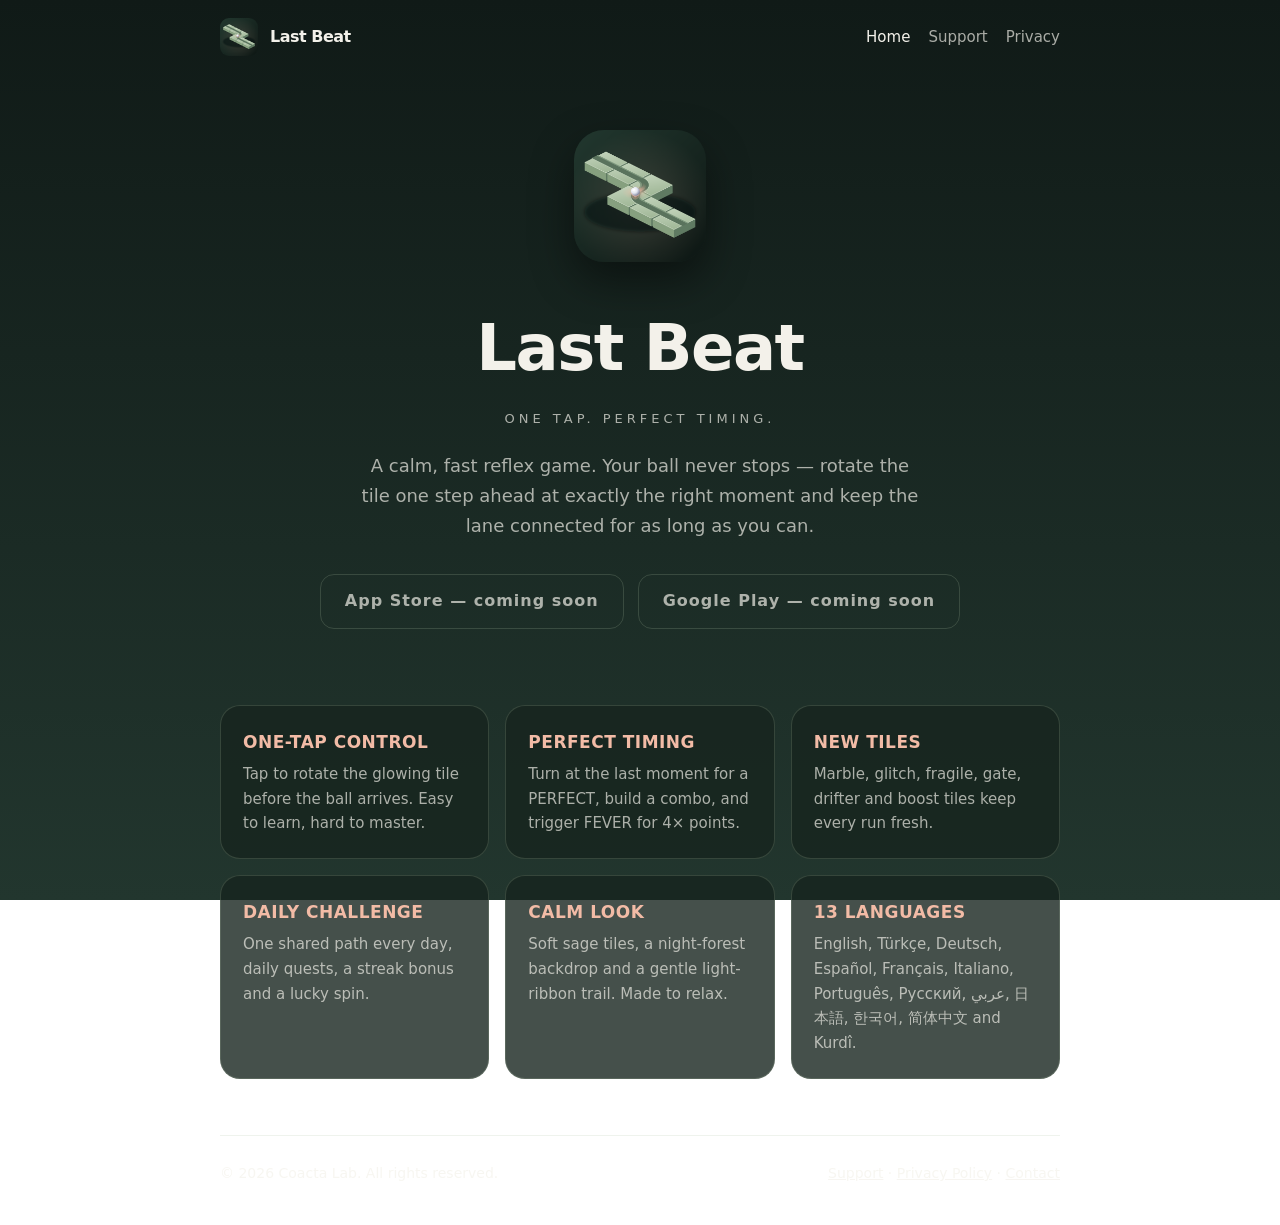
<file: index.html>
<!doctype html>
<html lang="en">
<head>
<meta charset="utf-8">
<meta name="viewport" content="width=device-width, initial-scale=1">
<title>Last Beat - One tap. Perfect timing.</title>
<meta name="description" content="Last Beat is a calm one-tap reflex game: rotate the tile ahead at the perfect moment and keep the ball rolling.">
<meta name="theme-color" content="#101a17">
<meta property="og:title" content="Last Beat - One tap. Perfect timing.">
<meta property="og:description" content="Last Beat is a calm one-tap reflex game: rotate the tile ahead at the perfect moment and keep the ball rolling.">
<meta property="og:image" content="https://kadirkran.github.io/lastbeatsite/assets/icon-512.png">
<link rel="icon" href="assets/favicon.png">
<link rel="apple-touch-icon" href="assets/apple-touch-icon.png">
<link rel="stylesheet" href="style.css">
</head>
<body>
<div class="wrap">
<header class="site">
  <a class="brand" href="index.html"><img src="assets/favicon.png" alt="">Last Beat</a>
  <nav><a href="index.html" aria-current="page">Home</a><a href="support.html">Support</a><a href="privacy.html">Privacy</a></nav>
</header>

<main>
  <section class="hero">
    <img class="icon" src="assets/icon-512.png" alt="Last Beat app icon">
    <h1>Last Beat</h1>
    <div class="tag">One tap. Perfect timing.</div>
    <p class="lead">A calm, fast reflex game. Your ball never stops &mdash; rotate the tile one step ahead
    at exactly the right moment and keep the lane connected for as long as you can.</p>
    <div class="badges">
      <span class="badge soon">App Store &mdash; coming soon</span>
      <span class="badge soon">Google Play &mdash; coming soon</span>
    </div>
  </section>

  <section class="grid" aria-label="Features">
    <div class="card"><h3>ONE-TAP CONTROL</h3><p>Tap to rotate the glowing tile before the ball arrives. Easy to learn, hard to master.</p></div>
    <div class="card"><h3>PERFECT TIMING</h3><p>Turn at the last moment for a PERFECT, build a combo, and trigger FEVER for 4&times; points.</p></div>
    <div class="card"><h3>NEW TILES</h3><p>Marble, glitch, fragile, gate, drifter and boost tiles keep every run fresh.</p></div>
    <div class="card"><h3>DAILY CHALLENGE</h3><p>One shared path every day, daily quests, a streak bonus and a lucky spin.</p></div>
    <div class="card"><h3>CALM LOOK</h3><p>Soft sage tiles, a night-forest backdrop and a gentle light-ribbon trail. Made to relax.</p></div>
    <div class="card"><h3>13 LANGUAGES</h3><p>English, T&uuml;rk&ccedil;e, Deutsch, Espa&ntilde;ol, Fran&ccedil;ais, Italiano, Portugu&ecirc;s, &#1056;&#1091;&#1089;&#1089;&#1082;&#1080;&#1081;, &#1593;&#1585;&#1576;&#1610;, &#26085;&#26412;&#35486;, &#54620;&#44397;&#50612;, &#31616;&#20307;&#20013;&#25991; and Kurd&icirc;.</p></div>
  </section>
</main>

<footer class="site">
  <span>&copy; 2026 Coacta Lab. All rights reserved.</span>
  <span><a href="support.html">Support</a> &middot; <a href="privacy.html">Privacy Policy</a> &middot; <a href="mailto:contact@coactalab.com">Contact</a></span>
</footer>
</div>
</body>
</html>
</file>
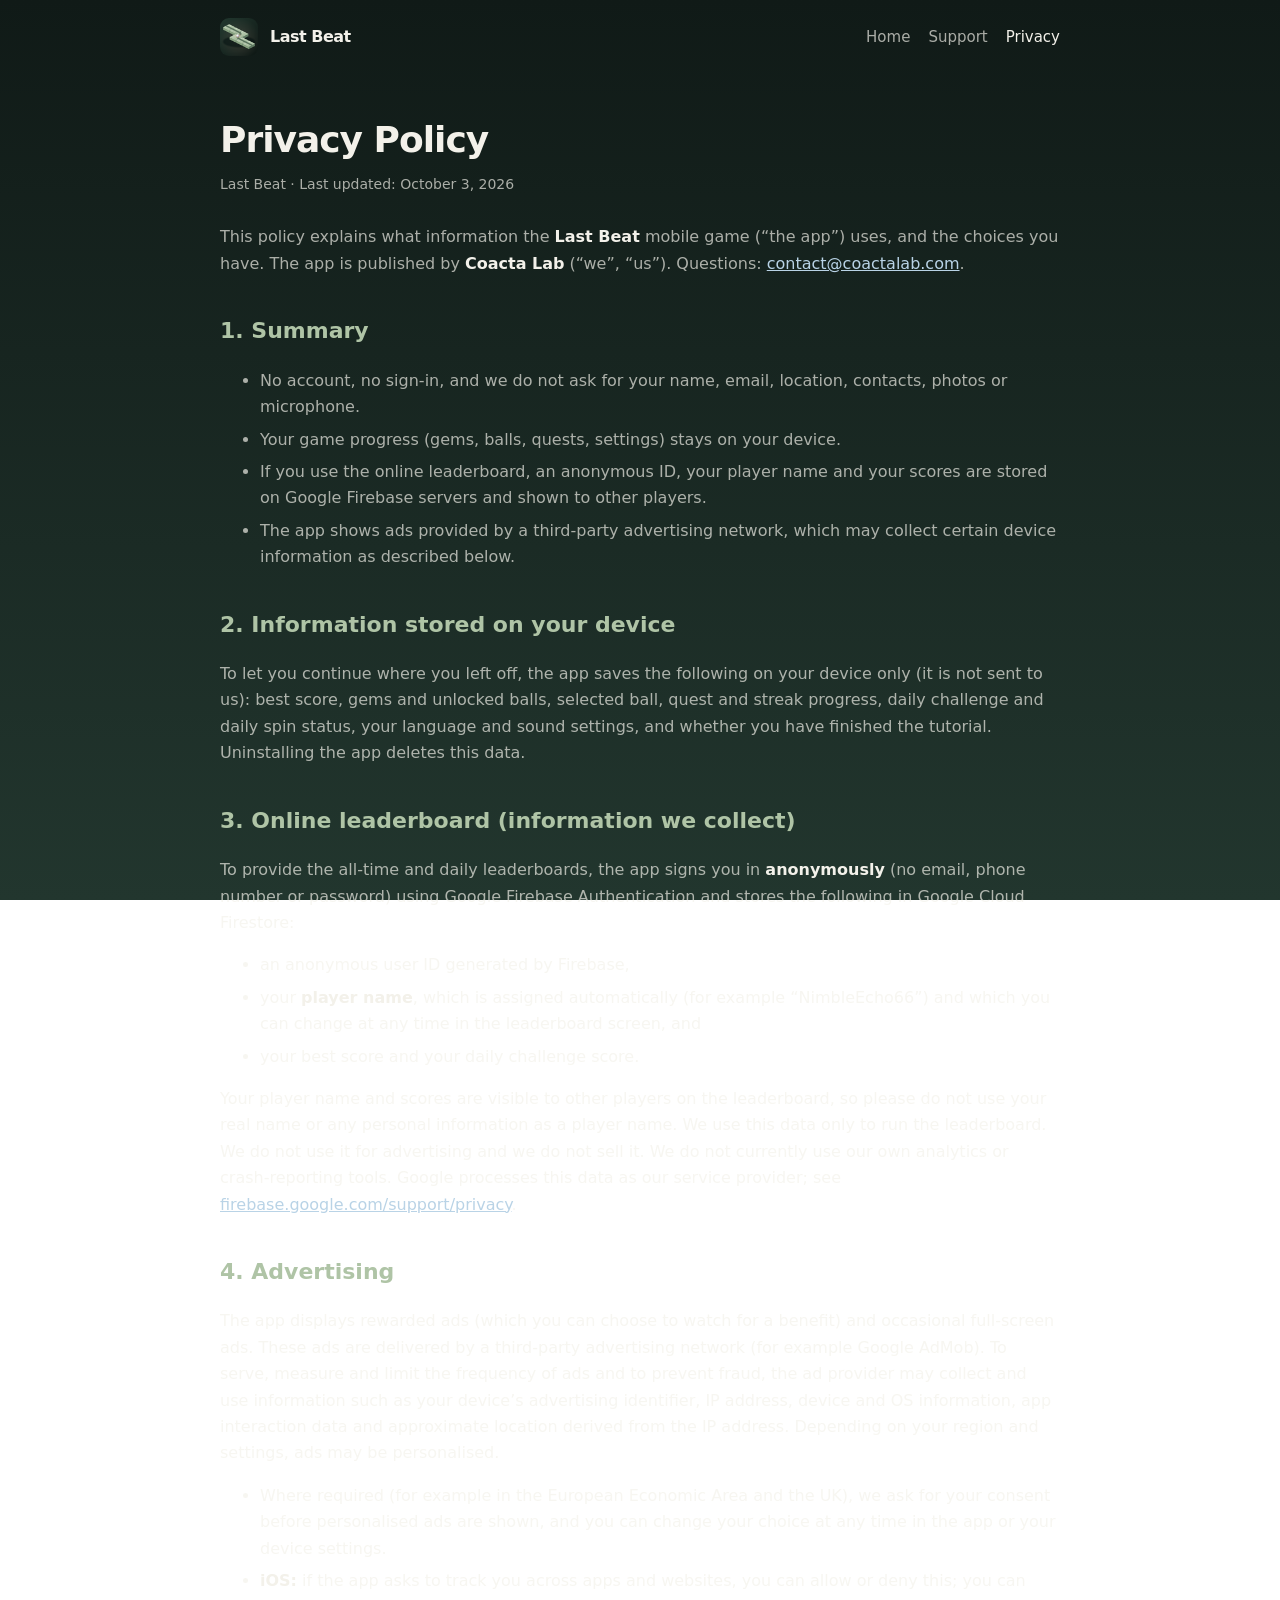
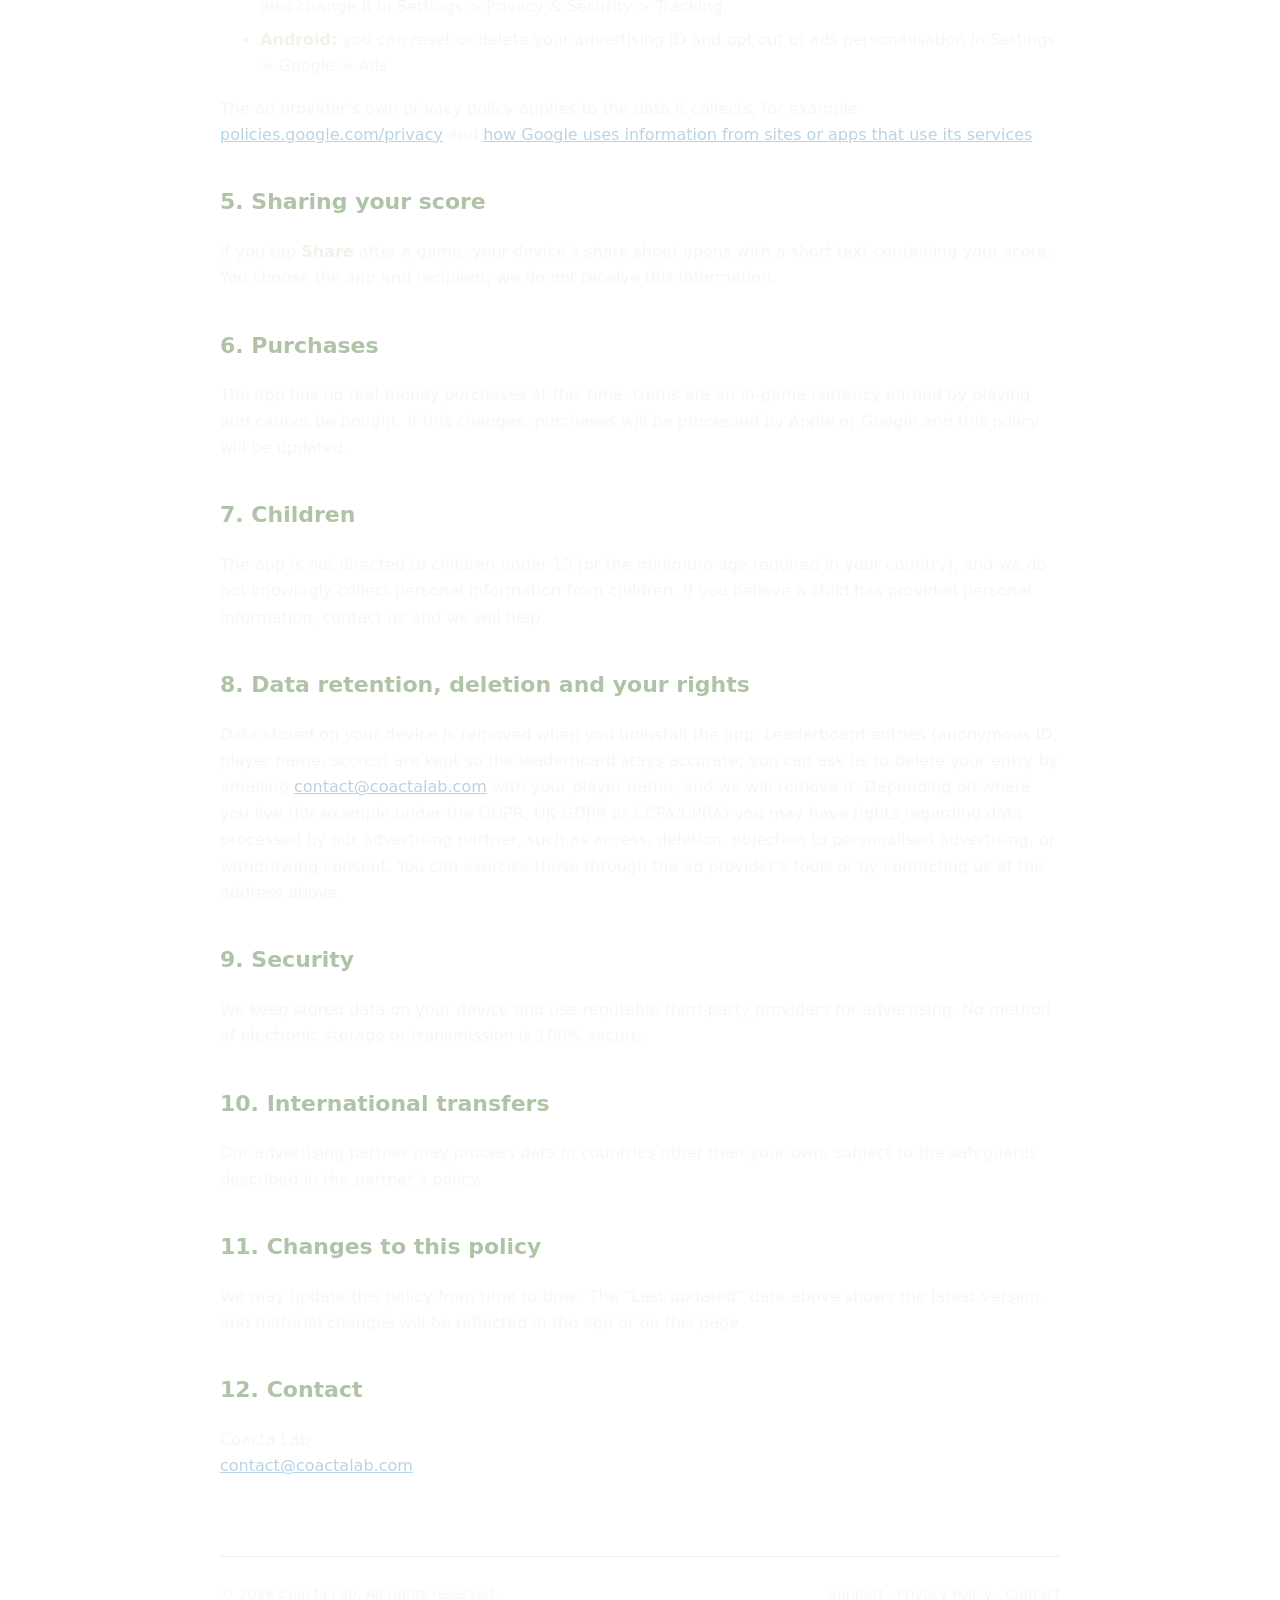
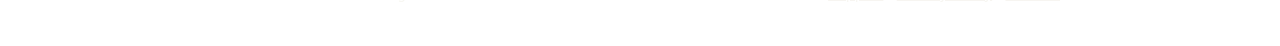
<file: privacy.html>
<!doctype html>
<html lang="en">
<head>
<meta charset="utf-8">
<meta name="viewport" content="width=device-width, initial-scale=1">
<title>Last Beat Privacy Policy</title>
<meta name="description" content="How Last Beat handles data: on-device progress and third-party advertising.">
<meta name="theme-color" content="#101a17">
<meta property="og:title" content="Last Beat Privacy Policy">
<meta property="og:description" content="How Last Beat handles data: on-device progress and third-party advertising.">
<meta property="og:image" content="https://kadirkran.github.io/lastbeatsite/assets/icon-512.png">
<link rel="icon" href="assets/favicon.png">
<link rel="apple-touch-icon" href="assets/apple-touch-icon.png">
<link rel="stylesheet" href="style.css">
</head>
<body>
<div class="wrap">
<header class="site">
  <a class="brand" href="index.html"><img src="assets/favicon.png" alt="">Last Beat</a>
  <nav><a href="index.html">Home</a><a href="support.html">Support</a><a href="privacy.html" aria-current="page">Privacy</a></nav>
</header>

<main class="doc">
  <h1>Privacy Policy</h1>
  <div class="meta">Last Beat &middot; Last updated: October 3, 2026</div>

  <p>This policy explains what information the <strong>Last Beat</strong> mobile game (&ldquo;the app&rdquo;) uses,
  and the choices you have. The app is published by <strong>Coacta Lab</strong> (&ldquo;we&rdquo;, &ldquo;us&rdquo;).
  Questions: <a href="mailto:contact@coactalab.com">contact@coactalab.com</a>.</p>

  <h2>1. Summary</h2>
  <ul>
    <li>No account, no sign-in, and we do not ask for your name, email, location, contacts, photos or microphone.</li>
    <li>Your game progress (gems, balls, quests, settings) stays on your device.</li>
    <li>If you use the online leaderboard, an anonymous ID, your player name and your scores are stored on Google Firebase servers and shown to other players.</li>
    <li>The app shows ads provided by a third-party advertising network, which may collect certain device information as described below.</li>
  </ul>

  <h2>2. Information stored on your device</h2>
  <p>To let you continue where you left off, the app saves the following on your device only (it is not sent to us):
  best score, gems and unlocked balls, selected ball, quest and streak progress, daily challenge and daily spin status,
  your language and sound settings, and whether you have finished the tutorial. Uninstalling the app deletes this data.</p>

  <h2>3. Online leaderboard (information we collect)</h2>
  <p>To provide the all-time and daily leaderboards, the app signs you in <strong>anonymously</strong> (no email, phone number or password)
  using Google Firebase Authentication and stores the following in Google Cloud Firestore:</p>
  <ul>
    <li>an anonymous user ID generated by Firebase,</li>
    <li>your <strong>player name</strong>, which is assigned automatically (for example &ldquo;NimbleEcho66&rdquo;) and which you can change at any time in the leaderboard screen, and</li>
    <li>your best score and your daily challenge score.</li>
  </ul>
  <p>Your player name and scores are visible to other players on the leaderboard, so please do not use your real name or any personal information as a player name.
  We use this data only to run the leaderboard. We do not use it for advertising and we do not sell it. We do not currently use our own analytics or crash-reporting tools.
  Google processes this data as our service provider; see <a href="https://firebase.google.com/support/privacy">firebase.google.com/support/privacy</a>.</p>

  <h2>4. Advertising</h2>
  <p>The app displays rewarded ads (which you can choose to watch for a benefit) and occasional full-screen ads.
  These ads are delivered by a third-party advertising network (for example Google AdMob).
  To serve, measure and limit the frequency of ads and to prevent fraud, the ad provider may collect and use
  information such as your device&rsquo;s advertising identifier, IP address, device and OS information,
  app interaction data and approximate location derived from the IP address. Depending on your region and settings,
  ads may be personalised.</p>
  <ul>
    <li>Where required (for example in the European Economic Area and the UK), we ask for your consent before personalised ads are shown, and you can change your choice at any time in the app or your device settings.</li>
    <li><strong>iOS:</strong> if the app asks to track you across apps and websites, you can allow or deny this; you can also change it in Settings &gt; Privacy &amp; Security &gt; Tracking.</li>
    <li><strong>Android:</strong> you can reset or delete your advertising ID and opt out of ads personalisation in Settings &gt; Google &gt; Ads.</li>
  </ul>
  <p>The ad provider&rsquo;s own privacy policy applies to the data it collects, for example
  <a href="https://policies.google.com/privacy">policies.google.com/privacy</a> and
  <a href="https://policies.google.com/technologies/partner-sites">how Google uses information from sites or apps that use its services</a>.</p>

  <h2>5. Sharing your score</h2>
  <p>If you tap <strong>Share</strong> after a game, your device&rsquo;s share sheet opens with a short text containing your score.
  You choose the app and recipient; we do not receive this information.</p>

  <h2>6. Purchases</h2>
  <p>The app has no real-money purchases at this time. Gems are an in-game currency earned by playing and cannot be bought.
  If this changes, purchases will be processed by Apple or Google and this policy will be updated.</p>

  <h2>7. Children</h2>
  <p>The app is not directed to children under 13 (or the minimum age required in your country), and we do not knowingly collect personal information from children.
  If you believe a child has provided personal information, contact us and we will help.</p>

  <h2>8. Data retention, deletion and your rights</h2>
  <p>Data stored on your device is removed when you uninstall the app. Leaderboard entries (anonymous ID, player name, scores) are kept so the leaderboard stays accurate;
  you can ask us to delete your entry by emailing <a href="mailto:contact@coactalab.com">contact@coactalab.com</a> with your player name, and we will remove it.
  Depending on where you live (for example under the GDPR, UK GDPR or CCPA/CPRA) you may have rights regarding data processed by our advertising partner,
  such as access, deletion, objection to personalised advertising, or withdrawing consent. You can exercise these through the ad provider&rsquo;s tools or by contacting us at the address above.</p>

  <h2>9. Security</h2>
  <p>We keep stored data on your device and use reputable third-party providers for advertising. No method of electronic storage or transmission is 100% secure.</p>

  <h2>10. International transfers</h2>
  <p>Our advertising partner may process data in countries other than your own, subject to the safeguards described in the partner&rsquo;s policy.</p>

  <h2>11. Changes to this policy</h2>
  <p>We may update this policy from time to time. The &ldquo;Last updated&rdquo; date above shows the latest version, and material changes will be reflected in the app or on this page.</p>

  <h2>12. Contact</h2>
  <p>Coacta Lab<br><a href="mailto:contact@coactalab.com">contact@coactalab.com</a></p>
</main>

<footer class="site">
  <span>&copy; 2026 Coacta Lab. All rights reserved.</span>
  <span><a href="support.html">Support</a> &middot; <a href="privacy.html">Privacy Policy</a> &middot; <a href="mailto:contact@coactalab.com">Contact</a></span>
</footer>
</div>
</body>
</html>
</file>
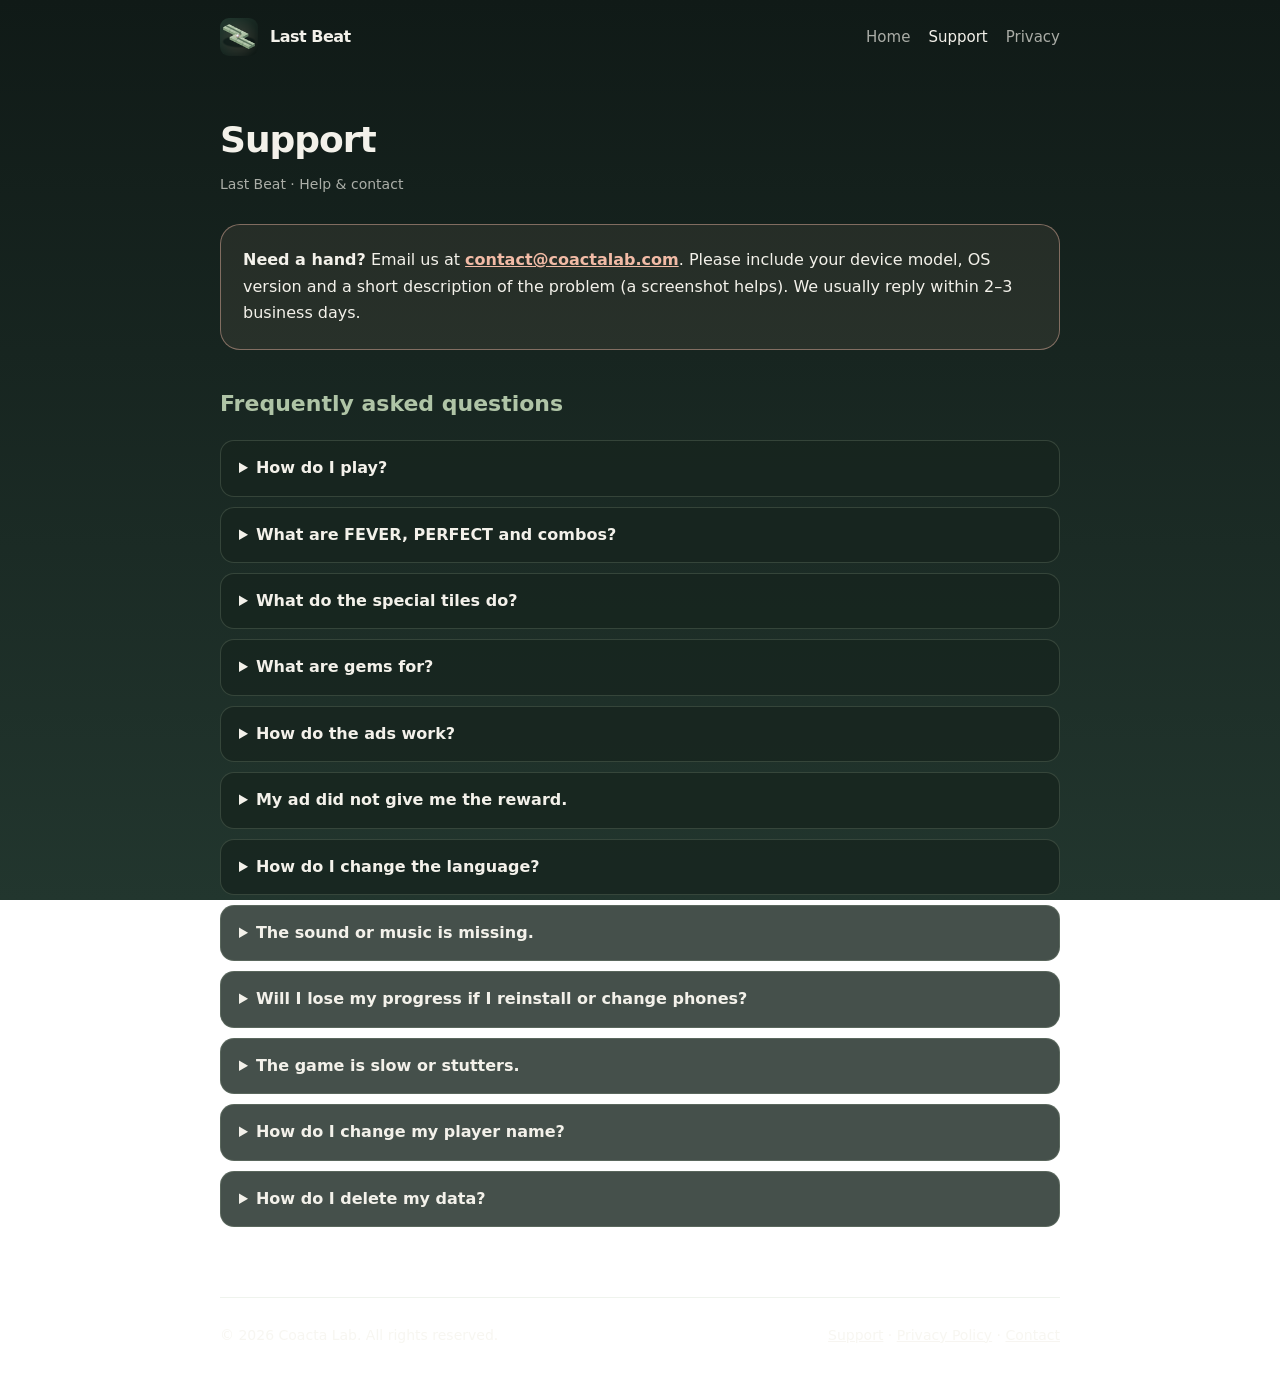
<file: support.html>
<!doctype html>
<html lang="en">
<head>
<meta charset="utf-8">
<meta name="viewport" content="width=device-width, initial-scale=1">
<title>Last Beat Support</title>
<meta name="description" content="Help, FAQ and contact for the Last Beat game.">
<meta name="theme-color" content="#101a17">
<meta property="og:title" content="Last Beat Support">
<meta property="og:description" content="Help, FAQ and contact for the Last Beat game.">
<meta property="og:image" content="https://kadirkran.github.io/lastbeatsite/assets/icon-512.png">
<link rel="icon" href="assets/favicon.png">
<link rel="apple-touch-icon" href="assets/apple-touch-icon.png">
<link rel="stylesheet" href="style.css">
</head>
<body>
<div class="wrap">
<header class="site">
  <a class="brand" href="index.html"><img src="assets/favicon.png" alt="">Last Beat</a>
  <nav><a href="index.html">Home</a><a href="support.html" aria-current="page">Support</a><a href="privacy.html">Privacy</a></nav>
</header>

<main class="doc">
  <h1>Support</h1>
  <div class="meta">Last Beat &middot; Help &amp; contact</div>

  <div class="contact">
    <strong>Need a hand?</strong> Email us at
    <a href="mailto:contact@coactalab.com?subject=Last Beat%20support">contact@coactalab.com</a>.
    Please include your device model, OS version and a short description of the problem
    (a screenshot helps). We usually reply within 2&ndash;3 business days.
  </div>

  <h2>Frequently asked questions</h2>
  <div class="faq">
    <details><summary>How do I play?</summary>
      <p>Your ball rolls forward by itself. Tap the screen to rotate the glowing tile one step ahead (90&deg; clockwise)
      until its groove connects the path. Tap at the very last moment before the ball arrives for a PERFECT (+3 points).
      The first run includes a short guided tutorial; replay it any time with <strong>How to play</strong> in the main menu.</p></details>
    <details><summary>What are FEVER, PERFECT and combos?</summary>
      <p>Six PERFECT turns in a row start FEVER for 3 seconds: tiles align automatically and every tile is worth 4&times; points.</p></details>
    <details><summary>What do the special tiles do?</summary>
      <p><strong>Marble</strong> needs two taps (the first unlocks it). <strong>Glitch</strong> rotates the other way.
      <strong>Fragile</strong> collapses after you pass. <strong>Gate</strong> accepts exactly one tap.
      <strong>Drifter</strong> turns by itself until the last moment. <strong>Boost</strong> gives a short speed burst.</p></details>
    <details><summary>What are gems for?</summary>
      <p>Gems unlock ball skins in <strong>Balls</strong>. You earn them from runs, daily quests, your streak, the daily spin and the free gift.</p></details>
    <details><summary>How do the ads work?</summary>
      <p>Ads are optional where you get a reward: watch an ad to continue after a game over, double your gems, spin once more,
      take the free gift, or try a locked ball for one run. A short full-screen ad may also appear after every third finished game.</p></details>
    <details><summary>My ad did not give me the reward.</summary>
      <p>Make sure you watched the ad until the end and tapped the claim/close button. If it still failed, email us with the date, time and what you were trying to unlock.</p></details>
    <details><summary>How do I change the language?</summary>
      <p>Tap the globe icon at the top of the main menu. The game starts in English until you choose another language.</p></details>
    <details><summary>The sound or music is missing.</summary>
      <p>Check that sound is on (speaker icon in the main menu or pause screen) and that your device is not in silent mode.
      Music plays only in the main menu.</p></details>
    <details><summary>Will I lose my progress if I reinstall or change phones?</summary>
      <p>Progress (best score, gems, balls, quests) is stored only on your device, so it is removed when you uninstall the app and is not transferred automatically to a new device.</p></details>
    <details><summary>The game is slow or stutters.</summary>
      <p>Last Beat lowers its visual effects automatically when it detects slow frames. Closing other apps and restarting the game usually helps.
      If it persists, email us your device model.</p></details>
    <details><summary>How do I change my player name?</summary>
      <p>Open the trophy icon at the top of the main menu, tap your name and choose a new one (3&ndash;16 letters or numbers). Names are shown on the public leaderboard, so avoid personal information.</p></details>
    <details><summary>How do I delete my data?</summary>
      <p>Uninstalling the app deletes everything stored on your device. To remove your leaderboard entry, email us your player name and we will delete it.
      See the <a href="privacy.html">Privacy Policy</a> for details.</p></details>
  </div>
</main>

<footer class="site">
  <span>&copy; 2026 Coacta Lab. All rights reserved.</span>
  <span><a href="support.html">Support</a> &middot; <a href="privacy.html">Privacy Policy</a> &middot; <a href="mailto:contact@coactalab.com">Contact</a></span>
</footer>
</div>
</body>
</html>
</file>
<file: style.css>
:root {
  --tile: #afc4a6;
  --groove: #5a735d;
  --bg-top: #101a17;
  --bg-bottom: #22362e;
  --coral: #f2bba6;
  --sky: #b9d3e6;
  --ink: #f3f1ea;
  --ink-muted: rgba(243, 241, 234, 0.68);
  --panel: #17251f;
  --border: rgba(175, 196, 166, 0.2);
  --on-primary: #12201b;
}

* { box-sizing: border-box; }

html { scroll-behavior: smooth; }

body {
  margin: 0;
  min-height: 100vh;
  color: var(--ink);
  font-family: Roboto, system-ui, -apple-system, "Segoe UI", Helvetica, Arial, sans-serif;
  line-height: 1.65;
  background: linear-gradient(180deg, var(--bg-top), var(--bg-bottom)) fixed;
}

a { color: var(--sky); }
a:hover { color: var(--coral); }

.wrap { max-width: 880px; margin: 0 auto; padding: 0 20px; }

header.site {
  display: flex;
  align-items: center;
  justify-content: space-between;
  padding: 18px 0;
}

header.site a.brand {
  display: flex;
  align-items: center;
  gap: 12px;
  color: var(--ink);
  text-decoration: none;
  font-weight: 600;
  letter-spacing: -0.5px;
}

header.site img { width: 38px; height: 38px; border-radius: 9px; }

nav a {
  margin-left: 18px;
  color: var(--ink-muted);
  text-decoration: none;
  font-size: 15px;
}
nav a:hover, nav a[aria-current="page"] { color: var(--ink); }

.hero { text-align: center; padding: 56px 0 40px; }

.hero img.icon {
  width: 132px;
  height: 132px;
  border-radius: 30px;
  box-shadow: 0 18px 44px rgba(0, 0, 0, 0.45);
}

.hero h1 {
  font-size: clamp(40px, 8vw, 64px);
  margin: 26px 0 6px;
  letter-spacing: -1.5px;
  font-weight: 600;
}

.hero .tag {
  letter-spacing: 4px;
  font-size: 13px;
  color: var(--ink-muted);
  text-transform: uppercase;
}

.hero p.lead { max-width: 560px; margin: 22px auto 0; color: var(--ink-muted); font-size: 18px; }

.badges { display: flex; gap: 14px; justify-content: center; flex-wrap: wrap; margin-top: 34px; }

.badge {
  display: inline-block;
  padding: 13px 24px;
  border-radius: 14px;
  background: var(--tile);
  color: var(--on-primary);
  font-weight: 700;
  letter-spacing: 1px;
  text-decoration: none;
  box-shadow: 0 4px 0 var(--groove), 0 12px 24px rgba(0, 0, 0, 0.28);
}
.badge.soon { background: transparent; color: var(--ink-muted); box-shadow: none; border: 1px solid var(--border); }

.grid { display: grid; grid-template-columns: repeat(auto-fit, minmax(240px, 1fr)); gap: 16px; margin: 36px 0 56px; }

.card {
  background: rgba(23, 37, 31, 0.8);
  border: 1px solid var(--border);
  border-radius: 20px;
  padding: 22px;
}
.card h3 { margin: 0 0 6px; font-size: 17px; color: var(--coral); letter-spacing: 0.5px; }
.card p { margin: 0; color: var(--ink-muted); font-size: 15px; }

main.doc { padding: 24px 0 60px; }
main.doc h1 { font-size: 36px; letter-spacing: -1px; margin: 12px 0 4px; font-weight: 600; }
main.doc .meta { color: var(--ink-muted); font-size: 14px; margin-bottom: 28px; }
main.doc h2 { margin-top: 36px; font-size: 22px; color: var(--tile); font-weight: 600; }
main.doc p, main.doc li { color: var(--ink-muted); }
main.doc li { margin: 6px 0; }
main.doc strong { color: var(--ink); }

.faq details {
  background: rgba(23, 37, 31, 0.8);
  border: 1px solid var(--border);
  border-radius: 14px;
  padding: 14px 18px;
  margin: 10px 0;
}
.faq summary { cursor: pointer; color: var(--ink); font-weight: 600; }
.faq details p { margin: 10px 0 2px; }

.contact {
  margin-top: 28px;
  padding: 22px;
  border-radius: 20px;
  border: 1px solid rgba(242, 187, 166, 0.45);
  background: rgba(242, 187, 166, 0.08);
}
.contact a { color: var(--coral); font-weight: 600; }

footer.site {
  border-top: 1px solid var(--border);
  padding: 26px 0 40px;
  color: var(--ink-muted);
  font-size: 14px;
  display: flex;
  flex-wrap: wrap;
  gap: 8px 22px;
  justify-content: space-between;
}
footer.site a { color: var(--ink-muted); }
</file>
